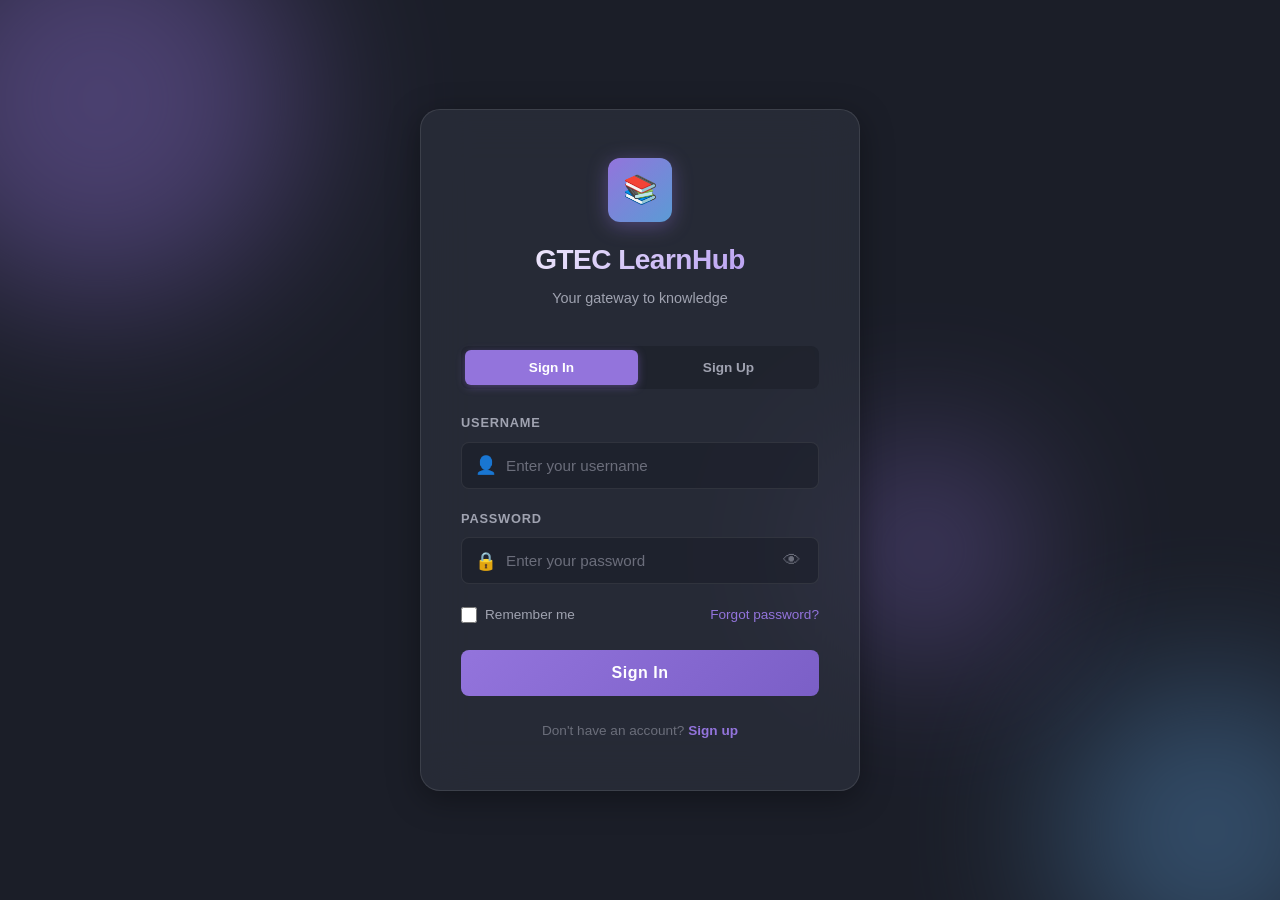
<file: index.html>
<!DOCTYPE html>
<html lang="en">
<head>
  <meta charset="UTF-8" />
  <meta name="viewport" content="width=device-width, initial-scale=1.0" />
  <meta name="description" content="GTEC E-Learning Portal — Login or Sign Up to access subject-wise notes, PDF viewer, and AI chatbot." />
  <title>GTEC LearnHub — Login</title>
  <link rel="stylesheet" href="styles.css" />
</head>
<body>
  <div class="login-page">
    <!-- Animated background -->
    <div class="login-bg">
      <div class="orb"></div>
      <div class="orb"></div>
      <div class="orb"></div>
    </div>

    <!-- Login Card -->
    <div class="login-card" id="loginCard">
      <div class="login-logo">
        <div class="logo-icon">📚</div>
        <h1>GTEC LearnHub</h1>
        <p>Your gateway to knowledge</p>
      </div>

      <!-- Tab Switcher -->
      <div class="auth-tabs" id="authTabs">
        <button class="auth-tab active" data-tab="login">Sign In</button>
        <button class="auth-tab" data-tab="signup">Sign Up</button>
      </div>

      <div class="login-error" id="loginError">
        Invalid username or password. Please try again.
      </div>
      <div class="login-error" id="signupError" style="display:none;">
        Error creating account.
      </div>
      <div class="login-error" id="signupSuccess" style="display:none; background:rgba(74,222,128,0.1); border-color:rgba(74,222,128,0.3); color:#4ADE80;">
        Account created! You can now sign in.
      </div>

      <!-- LOGIN FORM -->
      <form id="loginForm" autocomplete="off">
        <div class="form-group">
          <label for="username">Username</label>
          <div class="input-wrapper">
            <input type="text" id="username" placeholder="Enter your username" required />
            <span class="input-icon">👤</span>
          </div>
        </div>

        <div class="form-group">
          <label for="password">Password</label>
          <div class="input-wrapper">
            <input type="password" id="password" placeholder="Enter your password" required />
            <span class="input-icon">🔒</span>
            <button type="button" class="password-toggle" id="passwordToggle" aria-label="Toggle password visibility">👁</button>
          </div>
        </div>

        <div class="form-options">
          <label>
            <input type="checkbox" id="rememberMe" /> Remember me
          </label>
          <a href="#">Forgot password?</a>
        </div>

        <button type="submit" class="btn-login" id="btnLogin">Sign In</button>
      </form>

      <!-- SIGNUP FORM -->
      <form id="signupForm" autocomplete="off" style="display:none;">
        <div class="form-group">
          <label for="signupName">Full Name</label>
          <div class="input-wrapper">
            <input type="text" id="signupName" placeholder="Enter your full name" required pattern="^[A-Za-z\s]+$" title="Only alphabets and spaces are allowed" />
            <span class="input-icon">👤</span>
          </div>
        </div>

        <div class="form-group">
          <label for="signupUsername">Username</label>
          <div class="input-wrapper">
            <input type="text" id="signupUsername" placeholder="Choose a username" required />
            <span class="input-icon">✏️</span>
          </div>
        </div>

        <div class="form-group">
          <label for="signupEmail">Email</label>
          <div class="input-wrapper">
            <input type="email" id="signupEmail" placeholder="Enter your email" required pattern="[a-z0-9._%+\-]+@[a-z0-9.\-]+\.[a-z]{2,}$" title="Please enter a valid email address" />
            <span class="input-icon">📧</span>
          </div>
        </div>

        <div class="form-group">
          <label for="signupPassword">Password</label>
          <div class="input-wrapper">
            <input type="password" id="signupPassword" placeholder="Create a password (min 8 chars)" required minlength="8" />
            <span class="input-icon">🔒</span>
          </div>
        </div>

        <!-- Role selector -->
        <div class="form-group">
          <label for="signupRole">I am a</label>
          <select id="signupRole" class="form-select" required>
            <option value="">Select your role</option>
            <option value="Student">Student (School)</option>
            <option value="College Student">College Student</option>
            <option value="Teacher">Teacher / Faculty</option>
            <option value="Administrator">Administrator</option>
          </select>
        </div>

        <!-- College-specific fields (hidden by default) -->
        <div id="collegeFields" style="display:none;">
          <div class="form-group">
            <label for="collegeName">College / University Name</label>
            <div class="input-wrapper">
              <input type="text" id="collegeName" placeholder="e.g. Anna University" />
              <span class="input-icon">🏫</span>
            </div>
          </div>

          <div class="form-group">
            <label for="collegeDegree">Degree</label>
            <select id="collegeDegree" class="form-select">
              <option value="">Select your degree</option>
              <option value="B.E.">B.E. (Bachelor of Engineering)</option>
              <option value="B.Tech">B.Tech (Bachelor of Technology)</option>
              <option value="B.Sc">B.Sc (Bachelor of Science)</option>
              <option value="B.Com">B.Com (Bachelor of Commerce)</option>
              <option value="B.A.">B.A. (Bachelor of Arts)</option>
              <option value="B.C.A.">B.C.A. (Bachelor of Computer Applications)</option>
              <option value="M.E.">M.E. (Master of Engineering)</option>
              <option value="M.Tech">M.Tech (Master of Technology)</option>
              <option value="M.Sc">M.Sc (Master of Science)</option>
              <option value="M.B.A.">M.B.A. (Master of Business Administration)</option>
              <option value="M.C.A.">M.C.A. (Master of Computer Applications)</option>
              <option value="Ph.D.">Ph.D. (Doctor of Philosophy)</option>
              <option value="Diploma">Diploma</option>
              <option value="Other">Other</option>
            </select>
          </div>

          <div class="form-group">
            <label for="collegeBranch">Branch / Specialization</label>
            <select id="collegeBranch" class="form-select">
              <option value="">Select your branch</option>
              <option value="CSE">Computer Science & Engineering (CSE)</option>
              <option value="IT">Information Technology (IT)</option>
              <option value="ECE">Electronics & Communication (ECE)</option>
              <option value="EEE">Electrical & Electronics (EEE)</option>
              <option value="MECH">Mechanical Engineering</option>
              <option value="CIVIL">Civil Engineering</option>
              <option value="AI&DS">AI & Data Science</option>
              <option value="AI&ML">AI & Machine Learning</option>
              <option value="CSBS">CS & Business Systems</option>
              <option value="BME">Biomedical Engineering</option>
              <option value="Chemistry">Chemistry</option>
              <option value="Physics">Physics</option>
              <option value="Mathematics">Mathematics</option>
              <option value="Commerce">Commerce</option>
              <option value="Other">Other</option>
            </select>
          </div>

          <div class="form-row">
            <div class="form-group" style="flex:1;">
              <label for="collegeYear">Year</label>
              <select id="collegeYear" class="form-select">
                <option value="">Year</option>
                <option value="1">1st Year</option>
                <option value="2">2nd Year</option>
                <option value="3">3rd Year</option>
                <option value="4">4th Year</option>
                <option value="5">5th Year</option>
              </select>
            </div>
            <div class="form-group" style="flex:1;">
              <label for="collegeSemester">Semester</label>
              <select id="collegeSemester" class="form-select">
                <option value="">Semester</option>
                <option value="1">1st</option>
                <option value="2">2nd</option>
                <option value="3">3rd</option>
                <option value="4">4th</option>
                <option value="5">5th</option>
                <option value="6">6th</option>
                <option value="7">7th</option>
                <option value="8">8th</option>
              </select>
            </div>
          </div>
        </div>

        <button type="submit" class="btn-login" id="btnSignup">Create Account</button>
      </form>

      <div class="login-footer" id="loginFooter">
        Don't have an account? <a href="#" id="switchToSignup">Sign up</a>
      </div>
      <div class="login-footer" id="signupFooter" style="display:none;">
        Already have an account? <a href="#" id="switchToLogin">Sign in</a>
      </div>
    </div>
  </div>

  <script>
    // ─── IndexedDB Setup ───
    const DB_NAME = 'GTECLearnHub';
    const DB_VERSION = 1;
    const STORE_NAME = 'users';

    function openDB() {
      return new Promise((resolve, reject) => {
        const request = indexedDB.open(DB_NAME, DB_VERSION);
        request.onerror = () => reject(request.error);
        request.onsuccess = () => resolve(request.result);
        request.onupgradeneeded = (e) => {
          const db = e.target.result;
          if (!db.objectStoreNames.contains(STORE_NAME)) {
            const store = db.createObjectStore(STORE_NAME, { keyPath: 'username' });
            store.createIndex('email', 'email', { unique: true });
          }
        };
      });
    }

    async function getUser(username) {
      const db = await openDB();
      return new Promise((resolve, reject) => {
        const tx = db.transaction(STORE_NAME, 'readonly');
        const store = tx.objectStore(STORE_NAME);
        const req = store.get(username);
        req.onsuccess = () => resolve(req.result || null);
        req.onerror = () => reject(req.error);
      });
    }

    async function addUser(userData) {
      const db = await openDB();
      return new Promise((resolve, reject) => {
        const tx = db.transaction(STORE_NAME, 'readwrite');
        const store = tx.objectStore(STORE_NAME);
        const req = store.add(userData);
        req.onsuccess = () => resolve(true);
        req.onerror = () => reject(req.error);
      });
    }

    async function initDefaultUsers() {
      const db = await openDB();
      const tx = db.transaction(STORE_NAME, 'readwrite');
      const store = tx.objectStore(STORE_NAME);

      const countReq = store.count();
      countReq.onsuccess = async () => {
        if (countReq.result === 0) {
          store.add({ username: 'admin', password: 'admin', name: 'Admin User', role: 'Administrator', email: 'admin@gtec.edu' });
          store.add({ username: 'student', password: 'student', name: 'Student User', role: 'Student', email: 'student@gtec.edu' });
        }
      };
    }

    // ─── DOM ───
    const loginForm = document.getElementById('loginForm');
    const signupForm = document.getElementById('signupForm');
    const loginError = document.getElementById('loginError');
    const signupError = document.getElementById('signupError');
    const signupSuccess = document.getElementById('signupSuccess');
    const passwordToggle = document.getElementById('passwordToggle');
    const passwordInput = document.getElementById('password');
    const authTabs = document.getElementById('authTabs');
    const collegeFields = document.getElementById('collegeFields');
    const signupRole = document.getElementById('signupRole');

    // Check if already logged in
    if (localStorage.getItem('gtec_auth')) {
      window.location.href = 'dashboard.html';
    }

    // Init DB
    initDefaultUsers();

    // ─── Tab Switching ───
    function showTab(tab) {
      loginError.classList.remove('show');
      signupError.style.display = 'none';
      signupSuccess.style.display = 'none';

      authTabs.querySelectorAll('.auth-tab').forEach(t => t.classList.remove('active'));
      authTabs.querySelector(`[data-tab="${tab}"]`).classList.add('active');

      if (tab === 'login') {
        loginForm.style.display = '';
        signupForm.style.display = 'none';
        document.getElementById('loginFooter').style.display = '';
        document.getElementById('signupFooter').style.display = 'none';
      } else {
        loginForm.style.display = 'none';
        signupForm.style.display = '';
        document.getElementById('loginFooter').style.display = 'none';
        document.getElementById('signupFooter').style.display = '';
      }
    }

    authTabs.querySelectorAll('.auth-tab').forEach(tab => {
      tab.addEventListener('click', () => showTab(tab.dataset.tab));
    });

    document.getElementById('switchToSignup').addEventListener('click', (e) => { e.preventDefault(); showTab('signup'); });
    document.getElementById('switchToLogin').addEventListener('click', (e) => { e.preventDefault(); showTab('login'); });

    // ─── Show/hide college fields ───
    signupRole.addEventListener('change', () => {
      collegeFields.style.display = signupRole.value === 'College Student' ? '' : 'none';
    });

    // ─── Password toggle ───
    passwordToggle.addEventListener('click', () => {
      const isPassword = passwordInput.type === 'password';
      passwordInput.type = isPassword ? 'text' : 'password';
      passwordToggle.textContent = isPassword ? '🙈' : '👁';
    });

    // ─── Login ───
    loginForm.addEventListener('submit', async (e) => {
      e.preventDefault();
      const username = document.getElementById('username').value.trim();
      const password = document.getElementById('password').value;

      try {
        const user = await getUser(username);
        if (user && user.password === password) {
          loginError.classList.remove('show');
          const authData = {
            username: user.username,
            name: user.name,
            role: user.role,
            email: user.email || '',
            college: user.college || '',
            degree: user.degree || '',
            branch: user.branch || '',
            year: user.year || '',
            semester: user.semester || '',
            loginTime: new Date().toISOString()
          };
          localStorage.setItem('gtec_auth', JSON.stringify(authData));

          const btn = document.getElementById('btnLogin');
          btn.textContent = '✓ Success!';
          btn.style.background = 'linear-gradient(135deg, #4ADE80, #22C55E)';
          setTimeout(() => { window.location.href = 'dashboard.html'; }, 600);
        } else {
          loginError.textContent = 'Invalid username or password. Please try again.';
          loginError.classList.add('show');
        }
      } catch (err) {
        loginError.textContent = 'Error connecting to database.';
        loginError.classList.add('show');
      }
    });

    // ─── Signup ───
    signupForm.addEventListener('submit', async (e) => {
      e.preventDefault();
      signupError.style.display = 'none';
      signupSuccess.style.display = 'none';

      const name = document.getElementById('signupName').value.trim();
      const username = document.getElementById('signupUsername').value.trim();
      const email = document.getElementById('signupEmail').value.trim();
      const password = document.getElementById('signupPassword').value;
      const role = signupRole.value;

      if (!name || !username || !email || !password || !role) {
        signupError.textContent = 'Please fill in all required fields.';
        signupError.style.display = 'block';
        return;
      }

      const userData = { username, password, name, email, role };

      if (role === 'College Student') {
        userData.college = document.getElementById('collegeName').value.trim();
        userData.degree = document.getElementById('collegeDegree').value;
        userData.branch = document.getElementById('collegeBranch').value;
        userData.year = document.getElementById('collegeYear').value;
        userData.semester = document.getElementById('collegeSemester').value;
      }

      try {
        const existing = await getUser(username);
        if (existing) {
          signupError.textContent = 'Username already taken. Choose a different one.';
          signupError.style.display = 'block';
          return;
        }

        await addUser(userData);
        signupSuccess.textContent = '✓ Account created successfully! You can now sign in.';
        signupSuccess.style.display = 'block';
        signupForm.reset();
        collegeFields.style.display = 'none';

        setTimeout(() => showTab('login'), 1500);
      } catch (err) {
        signupError.textContent = 'Error creating account. Username or email may already be taken.';
        signupError.style.display = 'block';
      }
    });
  </script>
</body>
</html>
</file>
<file: styles.css>
/* ===== E-Learning Dashboard — Design System ===== */

/* --- CSS Variables --- */
:root {
  --bg-dark: #2D323E;
  --bg-base: #1B1E28;
  --accent-purple: #9374DC;
  --accent-purple-hover: #a98aef;
  --accent-purple-dim: rgba(147, 116, 220, 0.15);
  --highlight-blue: #5B9BD5;
  --highlight-blue-dim: rgba(91, 155, 213, 0.15);
  --text-white: #FFFFFF;
  --text-muted: #A0A3B1;
  --text-dim: #6B6E7B;
  --border-color: rgba(255, 255, 255, 0.08);
  --border-light: rgba(255, 255, 255, 0.12);
  --glass-bg: rgba(45, 50, 62, 0.65);
  --glass-border: rgba(255, 255, 255, 0.1);
  --glass-shadow: 0 8px 32px rgba(0, 0, 0, 0.35);
  --card-bg: rgba(27, 30, 40, 0.8);
  --card-hover-bg: rgba(45, 50, 62, 0.9);
  --success: #4ADE80;
  --danger: #F87171;
  --warning: #FBBF24;
  --sidebar-width: 260px;
  --header-height: 70px;
  --chat-width: 380px;
  --radius-sm: 8px;
  --radius-md: 12px;
  --radius-lg: 16px;
  --radius-xl: 20px;
  --transition-fast: 0.2s ease;
  --transition-med: 0.35s ease;
  --transition-slow: 0.5s ease;
}

/* --- Reset & Base --- */
*, *::before, *::after {
  margin: 0;
  padding: 0;
  box-sizing: border-box;
}

html {
  font-size: 16px;
  scroll-behavior: smooth;
}

body {
  font-family: 'Helvetica Neue', Helvetica, Arial, sans-serif;
  background-color: var(--bg-base);
  color: var(--text-white);
  line-height: 1.6;
  overflow-x: hidden;
  min-height: 100vh;
}

a {
  color: var(--accent-purple);
  text-decoration: none;
  transition: color var(--transition-fast);
}
a:hover { color: var(--accent-purple-hover); }

button {
  font-family: inherit;
  cursor: pointer;
  border: none;
  outline: none;
  transition: all var(--transition-fast);
}

input, textarea, select {
  font-family: inherit;
  outline: none;
  border: none;
}

img { max-width: 100%; display: block; }

::-webkit-scrollbar { width: 6px; height: 6px; }
::-webkit-scrollbar-track { background: transparent; }
::-webkit-scrollbar-thumb { 
  background: rgba(147, 116, 220, 0.3); 
  border-radius: 10px; 
}
::-webkit-scrollbar-thumb:hover { background: rgba(147, 116, 220, 0.5); }

/* Lucide icon sizes */
[data-lucide] {
  width: 18px;
  height: 18px;
  stroke-width: 2;
}

.icon-xs [data-lucide], i.icon-xs {
  width: 14px;
  height: 14px;
}

.icon-sm [data-lucide], i.icon-sm {
  width: 20px;
  height: 20px;
}

.nav-icon [data-lucide] {
  width: 18px;
  height: 18px;
}

.stat-icon [data-lucide] {
  width: 22px;
  height: 22px;
}

.brand-icon [data-lucide] {
  width: 20px;
  height: 20px;
  color: var(--text-white);
}

/* Sidebar logout icon */
.sidebar-logout-icon {
  color: var(--text-dim);
  cursor: pointer;
  display: flex;
  align-items: center;
  transition: color var(--transition-fast);
}
.sidebar-logout-icon:hover {
  color: var(--danger);
}
.sidebar-logout-icon [data-lucide] {
  width: 16px;
  height: 16px;
}

/* Priority filter dots */
.dot-red, .dot-yellow, .dot-green {
  display: inline-block;
  width: 8px;
  height: 8px;
  border-radius: 50%;
  margin-right: 4px;
}
.dot-red { background: var(--danger); }
.dot-yellow { background: var(--warning); }
.dot-green { background: var(--success); }

/* Notification wrapper */
.notif-wrapper {
  position: relative;
}


/* ===== LOGIN PAGE ===== */

.login-page {
  display: flex;
  align-items: center;
  justify-content: center;
  min-height: 100vh;
  background: var(--bg-base);
  position: relative;
  overflow: hidden;
}

/* Animated background orbs */
.login-bg {
  position: absolute;
  inset: 0;
  pointer-events: none;
  overflow: hidden;
}

.login-bg .orb {
  position: absolute;
  border-radius: 50%;
  filter: blur(80px);
  opacity: 0.4;
  animation: orbFloat 8s ease-in-out infinite;
}

.login-bg .orb:nth-child(1) {
  width: 400px; height: 400px;
  background: var(--accent-purple);
  top: -100px; left: -100px;
  animation-delay: 0s;
}

.login-bg .orb:nth-child(2) {
  width: 300px; height: 300px;
  background: var(--highlight-blue);
  bottom: -80px; right: -80px;
  animation-delay: 2s;
}

.login-bg .orb:nth-child(3) {
  width: 200px; height: 200px;
  background: var(--accent-purple);
  top: 50%; right: 20%;
  animation-delay: 4s;
}

@keyframes orbFloat {
  0%, 100% { transform: translate(0, 0) scale(1); }
  33% { transform: translate(30px, -30px) scale(1.05); }
  66% { transform: translate(-20px, 20px) scale(0.95); }
}

/* Login card */
.login-card {
  position: relative;
  z-index: 2;
  width: 100%;
  max-width: 440px;
  padding: 48px 40px;
  background: var(--glass-bg);
  backdrop-filter: blur(24px);
  -webkit-backdrop-filter: blur(24px);
  border: 1px solid var(--glass-border);
  border-radius: var(--radius-xl);
  box-shadow: var(--glass-shadow);
  animation: cardSlideUp 0.6s ease-out;
}

@keyframes cardSlideUp {
  from { opacity: 0; transform: translateY(40px); }
  to { opacity: 1; transform: translateY(0); }
}

.login-logo {
  text-align: center;
  margin-bottom: 36px;
}

.login-logo .logo-icon {
  width: 64px; height: 64px;
  margin: 0 auto 16px;
  background: linear-gradient(135deg, var(--accent-purple), var(--highlight-blue));
  border-radius: var(--radius-md);
  display: flex;
  align-items: center;
  justify-content: center;
  font-size: 28px;
  box-shadow: 0 4px 20px rgba(147, 116, 220, 0.4);
}

.login-logo h1 {
  font-size: 1.75rem;
  font-weight: 700;
  letter-spacing: -0.5px;
  background: linear-gradient(135deg, var(--text-white), var(--accent-purple-hover));
  -webkit-background-clip: text;
  -webkit-text-fill-color: transparent;
  background-clip: text;
}

.login-logo p {
  color: var(--text-muted);
  font-size: 0.9rem;
  margin-top: 4px;
}

/* Form fields */
.form-group {
  margin-bottom: 20px;
  position: relative;
}

.form-group label {
  display: block;
  font-size: 0.8rem;
  font-weight: 600;
  color: var(--text-muted);
  text-transform: uppercase;
  letter-spacing: 0.8px;
  margin-bottom: 8px;
}

.form-group .input-wrapper {
  position: relative;
  display: flex;
  align-items: center;
}

.form-group .input-icon {
  position: absolute;
  left: 14px;
  font-size: 1.1rem;
  color: var(--text-dim);
  transition: color var(--transition-fast);
  pointer-events: none;
}

.form-group input {
  width: 100%;
  padding: 14px 16px 14px 44px;
  background: rgba(27, 30, 40, 0.6);
  border: 1px solid var(--border-color);
  border-radius: var(--radius-sm);
  color: var(--text-white);
  font-size: 0.95rem;
  transition: all var(--transition-fast);
}

.form-group input::placeholder {
  color: var(--text-dim);
}

.form-group input:focus {
  border-color: var(--accent-purple);
  box-shadow: 0 0 0 3px var(--accent-purple-dim);
}

.form-group input:focus ~ .input-icon,
.form-group input:focus + .input-icon {
  color: var(--accent-purple);
}

.form-group .password-toggle {
  position: absolute;
  right: 14px;
  background: none;
  color: var(--text-dim);
  font-size: 1.1rem;
  padding: 4px;
  cursor: pointer;
}
.form-group .password-toggle:hover {
  color: var(--text-muted);
}

.form-options {
  display: flex;
  justify-content: space-between;
  align-items: center;
  margin-bottom: 24px;
  font-size: 0.85rem;
}

.form-options label {
  display: flex;
  align-items: center;
  gap: 8px;
  color: var(--text-muted);
  cursor: pointer;
}

.form-options input[type="checkbox"] {
  width: 16px; height: 16px;
  accent-color: var(--accent-purple);
}

.btn-login {
  width: 100%;
  padding: 14px;
  background: linear-gradient(135deg, var(--accent-purple), #7B5FC7);
  color: var(--text-white);
  font-size: 1rem;
  font-weight: 600;
  border-radius: var(--radius-sm);
  letter-spacing: 0.5px;
  position: relative;
  overflow: hidden;
}

.btn-login::before {
  content: '';
  position: absolute;
  inset: 0;
  background: linear-gradient(135deg, transparent, rgba(255,255,255,0.15));
  opacity: 0;
  transition: opacity var(--transition-fast);
}

.btn-login:hover::before { opacity: 1; }
.btn-login:hover {
  transform: translateY(-2px);
  box-shadow: 0 6px 24px rgba(147, 116, 220, 0.4);
}

.btn-login:active {
  transform: translateY(0);
}

.login-error {
  display: none;
  margin-bottom: 16px;
  padding: 12px 16px;
  background: rgba(248, 113, 113, 0.1);
  border: 1px solid rgba(248, 113, 113, 0.3);
  border-radius: var(--radius-sm);
  color: var(--danger);
  font-size: 0.85rem;
  text-align: center;
  animation: shakeX 0.4s ease;
}

.login-error.show { display: block; }

@keyframes shakeX {
  0%, 100% { transform: translateX(0); }
  25% { transform: translateX(-6px); }
  75% { transform: translateX(6px); }
}

.login-footer {
  text-align: center;
  margin-top: 24px;
  font-size: 0.85rem;
  color: var(--text-dim);
}
.login-footer a {
  color: var(--accent-purple);
  font-weight: 600;
}

/* Auth Tabs */
.auth-tabs {
  display: flex;
  gap: 4px;
  background: rgba(27, 30, 40, 0.6);
  border-radius: var(--radius-sm);
  padding: 4px;
  margin-bottom: 24px;
}

.auth-tab {
  flex: 1;
  padding: 10px;
  background: none;
  color: var(--text-muted);
  font-size: 0.85rem;
  font-weight: 600;
  border-radius: 6px;
  transition: all var(--transition-fast);
}

.auth-tab.active {
  background: var(--accent-purple);
  color: var(--text-white);
  box-shadow: 0 2px 8px rgba(147, 116, 220, 0.4);
}

.auth-tab:hover:not(.active) {
  color: var(--text-white);
  background: rgba(255,255,255,0.06);
}

/* Form select (signup) */
.form-select {
  width: 100%;
  padding: 14px 16px 14px 16px;
  background: rgba(27, 30, 40, 0.6);
  border: 1px solid var(--border-color);
  border-radius: var(--radius-sm);
  color: var(--text-white);
  font-size: 0.95rem;
  font-family: inherit;
  appearance: none;
  background-image: url("data:image/svg+xml,%3Csvg width='12' height='8' xmlns='http://www.w3.org/2000/svg'%3E%3Cpath d='M1 1l5 5 5-5' stroke='%236B6E7B' stroke-width='1.5' fill='none'/%3E%3C/svg%3E");
  background-repeat: no-repeat;
  background-position: right 14px center;
  cursor: pointer;
  transition: border-color var(--transition-fast);
}

.form-select:focus {
  border-color: var(--accent-purple);
  box-shadow: 0 0 0 3px var(--accent-purple-dim);
  outline: none;
}

.form-select option {
  background: var(--bg-base);
  color: var(--text-white);
}

/* Form row for side-by-side fields */
.form-row {
  display: flex;
  gap: 12px;
}

.login-card {
  max-height: 90vh;
  overflow-y: auto;
}


/* ===== DASHBOARD LAYOUT ===== */

.dashboard-page {
  display: flex;
  min-height: 100vh;
  background: var(--bg-base);
}

/* --- Sidebar --- */
.sidebar {
  width: var(--sidebar-width);
  min-height: 100vh;
  background: var(--bg-dark);
  border-right: 1px solid var(--border-color);
  display: flex;
  flex-direction: column;
  position: fixed;
  left: 0;
  top: 0;
  bottom: 0;
  z-index: 100;
  transition: transform var(--transition-med);
}

.sidebar-header {
  padding: 24px 20px;
  border-bottom: 1px solid var(--border-color);
}

.sidebar-brand {
  display: flex;
  align-items: center;
  gap: 12px;
}

.sidebar-brand .brand-icon {
  width: 42px; height: 42px;
  background: linear-gradient(135deg, var(--accent-purple), var(--highlight-blue));
  border-radius: var(--radius-sm);
  display: flex;
  align-items: center;
  justify-content: center;
  font-size: 20px;
  flex-shrink: 0;
}

.sidebar-brand h2 {
  font-size: 1.15rem;
  font-weight: 700;
  letter-spacing: -0.3px;
}

.sidebar-brand span {
  display: block;
  font-size: 0.72rem;
  color: var(--text-dim);
  text-transform: uppercase;
  letter-spacing: 1.2px;
  margin-top: 2px;
}

/* Sidebar nav */
.sidebar-nav {
  flex: 1;
  padding: 16px 12px;
  overflow-y: auto;
}

.nav-section-title {
  font-size: 0.7rem;
  font-weight: 700;
  text-transform: uppercase;
  letter-spacing: 1.5px;
  color: var(--text-dim);
  padding: 8px 12px 8px;
  margin-top: 8px;
}

.nav-item {
  display: flex;
  align-items: center;
  gap: 12px;
  padding: 11px 14px;
  border-radius: var(--radius-sm);
  color: var(--text-muted);
  font-size: 0.9rem;
  font-weight: 500;
  cursor: pointer;
  transition: all var(--transition-fast);
  margin-bottom: 2px;
  position: relative;
}

.nav-item:hover {
  background: var(--accent-purple-dim);
  color: var(--text-white);
}

.nav-item.active {
  background: var(--accent-purple-dim);
  color: var(--accent-purple);
  font-weight: 600;
}

.nav-item.active::before {
  content: '';
  position: absolute;
  left: 0;
  top: 8px; bottom: 8px;
  width: 3px;
  background: var(--accent-purple);
  border-radius: 0 4px 4px 0;
}

.nav-item .nav-icon {
  font-size: 1.2rem;
  width: 24px;
  text-align: center;
  flex-shrink: 0;
}

.nav-item .nav-badge {
  margin-left: auto;
  background: var(--accent-purple);
  color: var(--text-white);
  font-size: 0.7rem;
  font-weight: 700;
  padding: 2px 8px;
  border-radius: 20px;
  min-width: 22px;
  text-align: center;
}

/* Sidebar footer */
.sidebar-footer {
  padding: 16px 12px;
  border-top: 1px solid var(--border-color);
}

.sidebar-user {
  display: flex;
  align-items: center;
  gap: 12px;
  padding: 10px 14px;
  border-radius: var(--radius-sm);
  cursor: pointer;
  transition: background var(--transition-fast);
}
.sidebar-user:hover { background: rgba(255,255,255,0.05); }

.sidebar-user .user-avatar {
  width: 36px; height: 36px;
  background: linear-gradient(135deg, var(--accent-purple), var(--highlight-blue));
  border-radius: 50%;
  display: flex;
  align-items: center;
  justify-content: center;
  font-weight: 700;
  font-size: 0.85rem;
  flex-shrink: 0;
}

.sidebar-user .user-info {
  flex: 1;
  min-width: 0;
}

.sidebar-user .user-info .name {
  font-size: 0.85rem;
  font-weight: 600;
  white-space: nowrap;
  overflow: hidden;
  text-overflow: ellipsis;
}

.sidebar-user .user-info .role {
  font-size: 0.72rem;
  color: var(--text-dim);
}

/* --- Main Content --- */
.main-content {
  flex: 1;
  margin-left: var(--sidebar-width);
  display: flex;
  flex-direction: column;
}

/* Header */
.header {
  height: var(--header-height);
  background: rgba(45, 50, 62, 0.5);
  backdrop-filter: blur(12px);
  -webkit-backdrop-filter: blur(12px);
  border-bottom: 1px solid var(--border-color);
  display: flex;
  align-items: center;
  justify-content: space-between;
  padding: 0 32px;
  position: sticky;
  top: 0;
  z-index: 90;
}

.header-left {
  display: flex;
  align-items: center;
  gap: 16px;
}

.menu-toggle {
  display: none;
  background: none;
  color: var(--text-white);
  font-size: 1.4rem;
  padding: 8px;
  border-radius: var(--radius-sm);
}
.menu-toggle:hover { background: rgba(255,255,255,0.1); }

.header-title h2 {
  font-size: 1.25rem;
  font-weight: 700;
}
.header-title p {
  font-size: 0.8rem;
  color: var(--text-dim);
}

.header-right {
  display: flex;
  align-items: center;
  gap: 12px;
}

.search-box {
  display: flex;
  align-items: center;
  gap: 8px;
  background: rgba(27, 30, 40, 0.6);
  border: 1px solid var(--border-color);
  border-radius: var(--radius-sm);
  padding: 8px 14px;
  min-width: 240px;
  transition: border-color var(--transition-fast);
}
.search-box:focus-within {
  border-color: var(--accent-purple);
}
.search-box .search-icon {
  color: var(--text-dim);
  font-size: 0.95rem;
}
.search-box input {
  background: none;
  color: var(--text-white);
  font-size: 0.85rem;
  width: 100%;
}
.search-box input::placeholder { color: var(--text-dim); }

.header-btn {
  width: 40px; height: 40px;
  border-radius: var(--radius-sm);
  background: rgba(27, 30, 40, 0.6);
  border: 1px solid var(--border-color);
  color: var(--text-muted);
  display: flex;
  align-items: center;
  justify-content: center;
  font-size: 1.1rem;
  position: relative;
}
.header-btn:hover {
  background: var(--accent-purple-dim);
  color: var(--accent-purple);
  border-color: rgba(147, 116, 220, 0.3);
}

.header-btn .notif-dot {
  position: absolute;
  top: 8px; right: 8px;
  width: 8px; height: 8px;
  background: var(--danger);
  border-radius: 50%;
  border: 2px solid var(--bg-dark);
}

/* --- Dashboard Content Area --- */
.content-area {
  flex: 1;
  padding: 28px 32px;
  overflow-y: auto;
}

/* Stats row */
.stats-row {
  display: grid;
  grid-template-columns: repeat(auto-fit, minmax(200px, 1fr));
  gap: 16px;
  margin-bottom: 28px;
}

.stat-card {
  background: var(--card-bg);
  border: 1px solid var(--border-color);
  border-radius: var(--radius-md);
  padding: 20px;
  display: flex;
  align-items: center;
  gap: 16px;
  transition: all var(--transition-fast);
}
.stat-card:hover {
  border-color: var(--accent-purple);
  transform: translateY(-2px);
  box-shadow: 0 4px 16px rgba(0,0,0,0.2);
}

.stat-card .stat-icon {
  width: 48px; height: 48px;
  border-radius: var(--radius-sm);
  display: flex;
  align-items: center;
  justify-content: center;
  font-size: 1.3rem;
  flex-shrink: 0;
}

.stat-card .stat-icon.purple { background: var(--accent-purple-dim); color: var(--accent-purple); }
.stat-card .stat-icon.blue { background: var(--highlight-blue-dim); color: var(--highlight-blue); }
.stat-card .stat-icon.green { background: rgba(74, 222, 128, 0.15); color: var(--success); }
.stat-card .stat-icon.orange { background: rgba(251, 191, 36, 0.15); color: var(--warning); }

.stat-card .stat-info .stat-value {
  font-size: 1.5rem;
  font-weight: 700;
  line-height: 1;
}
.stat-card .stat-info .stat-label {
  font-size: 0.78rem;
  color: var(--text-dim);
  margin-top: 4px;
}

/* Section header */
.section-header {
  display: flex;
  align-items: center;
  justify-content: space-between;
  margin-bottom: 20px;
}

.section-header h3 {
  font-size: 1.1rem;
  font-weight: 700;
}

.section-header .view-all {
  font-size: 0.82rem;
  color: var(--accent-purple);
  font-weight: 600;
  cursor: pointer;
}

/* Subject Cards Grid */
.subjects-grid {
  display: grid;
  grid-template-columns: repeat(auto-fill, minmax(240px, 1fr));
  gap: 16px;
  margin-bottom: 32px;
}

.subject-card {
  background: var(--card-bg);
  border: 1px solid var(--border-color);
  border-radius: var(--radius-md);
  padding: 24px;
  cursor: pointer;
  transition: all var(--transition-med);
  position: relative;
  overflow: hidden;
}

.subject-card::before {
  content: '';
  position: absolute;
  top: 0; left: 0; right: 0;
  height: 3px;
  background: linear-gradient(90deg, var(--accent-purple), var(--highlight-blue));
  opacity: 0;
  transition: opacity var(--transition-fast);
}

.subject-card:hover {
  border-color: rgba(147, 116, 220, 0.4);
  transform: translateY(-4px);
  box-shadow: 0 8px 32px rgba(0,0,0,0.25);
}
.subject-card:hover::before { opacity: 1; }

.subject-card .card-icon {
  width: 52px; height: 52px;
  border-radius: var(--radius-sm);
  display: flex;
  align-items: center;
  justify-content: center;
  font-size: 1.5rem;
  margin-bottom: 16px;
}

.subject-card .card-icon.math { background: rgba(147, 116, 220, 0.15); }
.subject-card .card-icon.science { background: rgba(74, 222, 128, 0.15); }
.subject-card .card-icon.english { background: rgba(91, 155, 213, 0.15); }
.subject-card .card-icon.history { background: rgba(251, 191, 36, 0.15); }
.subject-card .card-icon.cs { background: rgba(248, 113, 113, 0.15); }
.subject-card .card-icon.physics { background: rgba(56, 189, 248, 0.15); }

.subject-card h4 {
  font-size: 1rem;
  font-weight: 700;
  margin-bottom: 4px;
}

.subject-card .card-meta {
  font-size: 0.8rem;
  color: var(--text-dim);
  margin-bottom: 16px;
}

.subject-card .card-footer {
  display: flex;
  align-items: center;
  justify-content: space-between;
}

.subject-card .note-count {
  font-size: 0.78rem;
  color: var(--text-muted);
  display: flex;
  align-items: center;
  gap: 6px;
}

.subject-card .card-action {
  width: 32px; height: 32px;
  border-radius: 50%;
  background: var(--accent-purple-dim);
  color: var(--accent-purple);
  display: flex;
  align-items: center;
  justify-content: center;
  font-size: 0.9rem;
  transition: all var(--transition-fast);
}
.subject-card:hover .card-action {
  background: var(--accent-purple);
  color: var(--text-white);
}

/* Notes List */
.notes-section {
  background: var(--card-bg);
  border: 1px solid var(--border-color);
  border-radius: var(--radius-md);
  overflow: hidden;
  margin-bottom: 28px;
}

.notes-section-header {
  padding: 20px 24px;
  display: flex;
  align-items: center;
  justify-content: space-between;
  border-bottom: 1px solid var(--border-color);
}

.notes-section-header h3 {
  font-size: 1.05rem;
  font-weight: 700;
  display: flex;
  align-items: center;
  gap: 10px;
}

.notes-section-header .back-btn {
  background: rgba(255,255,255,0.08);
  color: var(--text-muted);
  padding: 6px 14px;
  border-radius: var(--radius-sm);
  font-size: 0.82rem;
  font-weight: 600;
  cursor: pointer;
}
.notes-section-header .back-btn:hover {
  background: var(--accent-purple-dim);
  color: var(--accent-purple);
}

.btn-upload {
  display: inline-flex;
  align-items: center;
  gap: 8px;
  background: linear-gradient(135deg, var(--accent-purple), #7B5FC7);
  color: var(--text-white);
  padding: 10px 20px;
  border-radius: var(--radius-sm);
  font-size: 0.85rem;
  font-weight: 600;
}
.btn-upload:hover {
  transform: translateY(-1px);
  box-shadow: 0 4px 16px rgba(147, 116, 220, 0.4);
}

.notes-list {
  list-style: none;
}

.note-item {
  display: flex;
  align-items: center;
  gap: 16px;
  padding: 16px 24px;
  border-bottom: 1px solid var(--border-color);
  cursor: pointer;
  transition: background var(--transition-fast);
}
.note-item:last-child { border-bottom: none; }
.note-item:hover { background: rgba(255,255,255,0.03); }

.note-item .file-icon {
  width: 44px; height: 44px;
  border-radius: var(--radius-sm);
  background: rgba(248, 113, 113, 0.12);
  color: #F87171;
  display: flex;
  align-items: center;
  justify-content: center;
  font-size: 1.2rem;
  flex-shrink: 0;
}

.note-item .note-info {
  flex: 1;
  min-width: 0;
}

.note-item .note-name {
  font-size: 0.9rem;
  font-weight: 600;
  white-space: nowrap;
  overflow: hidden;
  text-overflow: ellipsis;
}

.note-item .note-meta {
  font-size: 0.75rem;
  color: var(--text-dim);
  margin-top: 2px;
}

.note-item .note-actions {
  display: flex;
  gap: 8px;
  flex-shrink: 0;
}

.note-item .note-actions button {
  width: 34px; height: 34px;
  border-radius: var(--radius-sm);
  background: rgba(255,255,255,0.06);
  color: var(--text-muted);
  display: flex;
  align-items: center;
  justify-content: center;
  font-size: 0.9rem;
}
.note-item .note-actions button:hover {
  background: var(--accent-purple-dim);
  color: var(--accent-purple);
}

.note-item .note-actions .delete-btn:hover {
  background: rgba(248, 113, 113, 0.15);
  color: var(--danger);
}

.notes-empty {
  padding: 60px 24px;
  text-align: center;
  color: var(--text-dim);
}

.notes-empty .empty-icon {
  font-size: 3rem;
  margin-bottom: 16px;
  opacity: 0.4;
}

.notes-empty p {
  font-size: 0.9rem;
  margin-bottom: 20px;
}

/* Upload Modal */
.modal-overlay {
  position: fixed;
  inset: 0;
  background: rgba(0,0,0,0.6);
  backdrop-filter: blur(6px);
  display: flex;
  align-items: center;
  justify-content: center;
  z-index: 1000;
  opacity: 0;
  pointer-events: none;
  transition: opacity var(--transition-fast);
}

.modal-overlay.active {
  opacity: 1;
  pointer-events: all;
}

.modal {
  background: var(--bg-dark);
  border: 1px solid var(--border-color);
  border-radius: var(--radius-lg);
  width: 95%;
  max-width: 520px;
  padding: 32px;
  transform: scale(0.9) translateY(20px);
  transition: transform var(--transition-med);
}

.modal-overlay.active .modal {
  transform: scale(1) translateY(0);
}

.modal-header {
  display: flex;
  align-items: center;
  justify-content: space-between;
  margin-bottom: 24px;
}

.modal-header h3 {
  font-size: 1.15rem;
  font-weight: 700;
}

.modal-close {
  width: 36px; height: 36px;
  border-radius: 50%;
  background: rgba(255,255,255,0.08);
  color: var(--text-muted);
  display: flex;
  align-items: center;
  justify-content: center;
  font-size: 1rem;
}
.modal-close:hover {
  background: rgba(248, 113, 113, 0.15);
  color: var(--danger);
}

.upload-zone {
  border: 2px dashed var(--border-light);
  border-radius: var(--radius-md);
  padding: 40px 20px;
  text-align: center;
  cursor: pointer;
  transition: all var(--transition-fast);
  margin-bottom: 20px;
}

.upload-zone:hover,
.upload-zone.drag-over {
  border-color: var(--accent-purple);
  background: var(--accent-purple-dim);
}

.upload-zone .upload-icon {
  font-size: 2.5rem;
  margin-bottom: 12px;
  color: var(--accent-purple);
}

.upload-zone .upload-text {
  font-size: 0.9rem;
  color: var(--text-muted);
  margin-bottom: 4px;
}

.upload-zone .upload-hint {
  font-size: 0.78rem;
  color: var(--text-dim);
}

.upload-file-info {
  display: none;
  align-items: center;
  gap: 12px;
  padding: 12px 16px;
  background: rgba(74, 222, 128, 0.08);
  border: 1px solid rgba(74, 222, 128, 0.2);
  border-radius: var(--radius-sm);
  margin-bottom: 20px;
}

.upload-file-info.show {
  display: flex;
}

.upload-file-info .file-name {
  flex: 1;
  font-size: 0.85rem;
  font-weight: 600;
  color: var(--success);
}

.upload-file-info .file-remove {
  background: none;
  color: var(--text-dim);
  font-size: 1rem;
  cursor: pointer;
}

.modal-form .form-group select {
  width: 100%;
  padding: 12px 14px;
  background: rgba(27, 30, 40, 0.6);
  border: 1px solid var(--border-color);
  border-radius: var(--radius-sm);
  color: var(--text-white);
  font-size: 0.9rem;
  appearance: none;
  background-image: url("data:image/svg+xml,%3Csvg width='12' height='8' xmlns='http://www.w3.org/2000/svg'%3E%3Cpath d='M1 1l5 5 5-5' stroke='%236B6E7B' stroke-width='1.5' fill='none'/%3E%3C/svg%3E");
  background-repeat: no-repeat;
  background-position: right 14px center;
  cursor: pointer;
}

.modal-form .form-group select:focus {
  border-color: var(--accent-purple);
}

.modal-form .form-group select option {
  background: var(--bg-base);
  color: var(--text-white);
}

.modal-actions {
  display: flex;
  gap: 12px;
  margin-top: 24px;
}

.modal-actions .btn-cancel {
  flex: 1;
  padding: 12px;
  background: rgba(255,255,255,0.08);
  color: var(--text-muted);
  font-size: 0.9rem;
  font-weight: 600;
  border-radius: var(--radius-sm);
}
.modal-actions .btn-cancel:hover { background: rgba(255,255,255,0.12); }

.modal-actions .btn-submit {
  flex: 1;
  padding: 12px;
  background: linear-gradient(135deg, var(--accent-purple), #7B5FC7);
  color: var(--text-white);
  font-size: 0.9rem;
  font-weight: 600;
  border-radius: var(--radius-sm);
}
.modal-actions .btn-submit:hover {
  box-shadow: 0 4px 16px rgba(147, 116, 220, 0.4);
}
.modal-actions .btn-submit:disabled {
  opacity: 0.5;
  cursor: not-allowed;
}

/* ===== PDF VIEWER ===== */
.pdf-viewer-overlay {
  position: fixed;
  inset: 0;
  background: rgba(0,0,0,0.85);
  backdrop-filter: blur(8px);
  z-index: 500;
  display: flex;
  flex-direction: column;
  opacity: 0;
  pointer-events: none;
  transition: opacity var(--transition-fast);
}

.pdf-viewer-overlay.active {
  opacity: 1;
  pointer-events: all;
}

.pdf-viewer-header {
  height: 60px;
  background: var(--bg-dark);
  border-bottom: 1px solid var(--border-color);
  display: flex;
  align-items: center;
  justify-content: space-between;
  padding: 0 24px;
  flex-shrink: 0;
}

.pdf-viewer-header .pdf-title {
  font-size: 0.95rem;
  font-weight: 600;
  display: flex;
  align-items: center;
  gap: 10px;
}

.pdf-viewer-header .pdf-title .pdf-icon {
  color: #F87171;
}

.pdf-viewer-controls {
  display: flex;
  align-items: center;
  gap: 8px;
}

.pdf-viewer-controls button {
  padding: 8px 14px;
  background: rgba(255,255,255,0.08);
  color: var(--text-muted);
  border-radius: var(--radius-sm);
  font-size: 0.82rem;
  font-weight: 600;
  display: inline-flex;
  align-items: center;
  gap: 6px;
}
.pdf-viewer-controls button:hover {
  background: var(--accent-purple-dim);
  color: var(--accent-purple);
}

.pdf-viewer-controls .download-btn {
  background: linear-gradient(135deg, var(--accent-purple), #7B5FC7);
  color: var(--text-white);
}
.pdf-viewer-controls .download-btn:hover {
  box-shadow: 0 4px 16px rgba(147, 116, 220, 0.4);
}

.pdf-viewer-body {
  flex: 1;
  display: flex;
  flex-direction: column;
  align-items: center;
  overflow-y: auto;
  padding: 24px;
}

.pdf-canvas-container {
  max-width: 900px;
  width: 100%;
}

.pdf-canvas-container canvas {
  width: 100%;
  border-radius: var(--radius-sm);
  box-shadow: 0 4px 24px rgba(0,0,0,0.4);
}

.pdf-page-nav {
  display: flex;
  align-items: center;
  gap: 16px;
  margin-top: 20px;
  background: var(--bg-dark);
  border: 1px solid var(--border-color);
  border-radius: var(--radius-md);
  padding: 10px 20px;
}

.pdf-page-nav button {
  width: 36px; height: 36px;
  border-radius: 50%;
  background: rgba(255,255,255,0.08);
  color: var(--text-muted);
  display: flex;
  align-items: center;
  justify-content: center;
  font-size: 1rem;
}
.pdf-page-nav button:hover:not(:disabled) {
  background: var(--accent-purple-dim);
  color: var(--accent-purple);
}
.pdf-page-nav button:disabled {
  opacity: 0.3;
  cursor: not-allowed;
}

.pdf-page-nav .page-info {
  font-size: 0.85rem;
  color: var(--text-muted);
  font-weight: 600;
  min-width: 100px;
  text-align: center;
}


/* ===== CHATBOT ===== */
.chatbot-fab {
  position: fixed;
  bottom: 28px;
  right: 28px;
  width: 60px; height: 60px;
  border-radius: 50%;
  background: linear-gradient(135deg, var(--accent-purple), #7B5FC7);
  color: var(--text-white);
  font-size: 1.5rem;
  display: flex;
  align-items: center;
  justify-content: center;
  z-index: 200;
  box-shadow: 0 6px 24px rgba(147, 116, 220, 0.5);
  transition: all var(--transition-fast);
}
.chatbot-fab:hover {
  transform: scale(1.1);
  box-shadow: 0 8px 32px rgba(147, 116, 220, 0.6);
}

.chatbot-fab .fab-badge {
  position: absolute;
  top: -4px; right: -4px;
  width: 20px; height: 20px;
  background: var(--danger);
  border-radius: 50%;
  font-size: 0.65rem;
  font-weight: 700;
  display: flex;
  align-items: center;
  justify-content: center;
  border: 2px solid var(--bg-base);
}

/* Chat window */
.chatbot-window {
  position: fixed;
  bottom: 110px;
  right: 28px;
  width: var(--chat-width);
  height: 520px;
  background: var(--bg-dark);
  border: 1px solid var(--border-color);
  border-radius: var(--radius-lg);
  z-index: 200;
  display: flex;
  flex-direction: column;
  box-shadow: 0 12px 48px rgba(0,0,0,0.4);
  transform: scale(0.9) translateY(20px);
  opacity: 0;
  pointer-events: none;
  transition: all var(--transition-med);
}

.chatbot-window.open {
  transform: scale(1) translateY(0);
  opacity: 1;
  pointer-events: all;
}

.chat-header {
  padding: 16px 20px;
  border-bottom: 1px solid var(--border-color);
  display: flex;
  align-items: center;
  justify-content: space-between;
  flex-shrink: 0;
}

.chat-header .chat-bot-info {
  display: flex;
  align-items: center;
  gap: 10px;
}

.chat-header .chat-avatar {
  width: 36px; height: 36px;
  background: linear-gradient(135deg, var(--accent-purple), var(--highlight-blue));
  border-radius: 50%;
  display: flex;
  align-items: center;
  justify-content: center;
  font-size: 1rem;
}

.chat-header .chat-name {
  font-size: 0.9rem;
  font-weight: 700;
}

.chat-header .chat-status {
  font-size: 0.72rem;
  color: var(--success);
  display: flex;
  align-items: center;
  gap: 4px;
}

.chat-header .chat-status::before {
  content: '';
  width: 6px; height: 6px;
  background: var(--success);
  border-radius: 50%;
}

.chat-header .chat-close {
  width: 32px; height: 32px;
  border-radius: 50%;
  background: rgba(255,255,255,0.08);
  color: var(--text-muted);
  display: flex;
  align-items: center;
  justify-content: center;
  font-size: 0.9rem;
}
.chat-header .chat-close:hover {
  background: rgba(248, 113, 113, 0.15);
  color: var(--danger);
}

/* Chat body */
.chat-body {
  flex: 1;
  overflow-y: auto;
  padding: 20px;
  display: flex;
  flex-direction: column;
  gap: 16px;
}

.chat-message {
  display: flex;
  gap: 10px;
  max-width: 88%;
  animation: msgSlideIn 0.3s ease;
}

@keyframes msgSlideIn {
  from { opacity: 0; transform: translateY(8px); }
  to { opacity: 1; transform: translateY(0); }
}

.chat-message.bot { align-self: flex-start; }
.chat-message.user { align-self: flex-end; flex-direction: row-reverse; }

.chat-message .msg-avatar {
  width: 28px; height: 28px;
  border-radius: 50%;
  display: flex;
  align-items: center;
  justify-content: center;
  font-size: 0.75rem;
  flex-shrink: 0;
  margin-top: 4px;
}

.chat-message.bot .msg-avatar {
  background: linear-gradient(135deg, var(--accent-purple), var(--highlight-blue));
}

.chat-message.user .msg-avatar {
  background: rgba(255,255,255,0.12);
}

.chat-message .msg-bubble {
  padding: 12px 16px;
  border-radius: var(--radius-md);
  font-size: 0.85rem;
  line-height: 1.5;
}

.chat-message.bot .msg-bubble {
  background: rgba(27, 30, 40, 0.8);
  border: 1px solid var(--border-color);
  border-top-left-radius: 4px;
  color: var(--text-white);
}

.chat-message.user .msg-bubble {
  background: var(--accent-purple);
  color: var(--text-white);
  border-top-right-radius: 4px;
}

.chat-message .msg-time {
  font-size: 0.65rem;
  color: var(--text-dim);
  margin-top: 4px;
  display: block;
}

.chat-message.user .msg-time { text-align: right; }

.typing-indicator {
  display: none;
  align-self: flex-start;
  padding: 8px 16px;
  background: rgba(27, 30, 40, 0.8);
  border: 1px solid var(--border-color);
  border-radius: var(--radius-md);
  gap: 4px;
}

.typing-indicator.show { display: flex; }

.typing-indicator span {
  width: 6px; height: 6px;
  background: var(--text-dim);
  border-radius: 50%;
  animation: typingBounce 1.2s ease-in-out infinite;
}
.typing-indicator span:nth-child(2) { animation-delay: 0.2s; }
.typing-indicator span:nth-child(3) { animation-delay: 0.4s; }

@keyframes typingBounce {
  0%, 80%, 100% { opacity: 0.3; transform: scale(0.8); }
  40% { opacity: 1; transform: scale(1.1); }
}

/* Chat input */
.chat-input-area {
  padding: 16px 20px;
  border-top: 1px solid var(--border-color);
  flex-shrink: 0;
}

.chat-input-wrapper {
  display: flex;
  gap: 8px;
  align-items: flex-end;
}

.chat-input-wrapper textarea {
  flex: 1;
  padding: 10px 14px;
  background: rgba(27, 30, 40, 0.6);
  border: 1px solid var(--border-color);
  border-radius: var(--radius-sm);
  color: var(--text-white);
  font-size: 0.85rem;
  resize: none;
  max-height: 80px;
  min-height: 42px;
  line-height: 1.4;
}

.chat-input-wrapper textarea::placeholder { color: var(--text-dim); }

.chat-input-wrapper textarea:focus {
  border-color: var(--accent-purple);
}

.chat-send-btn {
  width: 42px; height: 42px;
  border-radius: var(--radius-sm);
  background: linear-gradient(135deg, var(--accent-purple), #7B5FC7);
  color: var(--text-white);
  display: flex;
  align-items: center;
  justify-content: center;
  font-size: 1.1rem;
  flex-shrink: 0;
}
.chat-send-btn:hover {
  box-shadow: 0 4px 16px rgba(147, 116, 220, 0.4);
}


/* ===== PDF THUMBNAIL PREVIEW ===== */
.note-item {
  display: flex;
  align-items: center;
  gap: 16px;
  padding: 16px 24px;
  border-bottom: 1px solid var(--border-color);
  cursor: pointer;
  transition: background var(--transition-fast);
}

.note-thumbnail {
  width: 56px;
  height: 72px;
  border-radius: 6px;
  overflow: hidden;
  background: rgba(255,255,255,0.05);
  border: 1px solid var(--border-color);
  flex-shrink: 0;
  display: flex;
  align-items: center;
  justify-content: center;
  position: relative;
}

.note-thumbnail canvas {
  width: 100% !important;
  height: 100% !important;
  object-fit: cover;
  border-radius: 5px;
}

.note-thumbnail .thumb-placeholder {
  color: var(--text-dim);
  display: flex;
  align-items: center;
  justify-content: center;
}

.note-thumbnail .thumb-placeholder [data-lucide] {
  width: 24px;
  height: 24px;
}


/* ===== RESPONSIVE ===== */
@media (max-width: 1024px) {
  .search-box { min-width: 140px; }
  .header-right { gap: 8px; }
  .notif-panel { right: -60px; width: 320px; }
}

@media (max-width: 768px) {
  .sidebar {
    position: fixed;
    top: 0;
    left: 0;
    bottom: 0;
    transform: translateX(-100%);
  }
  .sidebar.open {
    transform: translateX(0);
    box-shadow: 4px 0 32px rgba(0,0,0,0.5);
  }

  .main-content {
    margin-left: 0;
    width: 100%;
  }

  .menu-toggle { display: flex; }

  .header { padding: 0 16px; }

  .search-box { display: none; }

  .content-area { padding: 20px 16px; }

  .subjects-grid {
    grid-template-columns: repeat(auto-fill, minmax(200px, 1fr));
  }

  .stats-row {
    grid-template-columns: repeat(2, 1fr);
  }

  .chatbot-window {
    right: 8px;
    left: 8px;
    width: auto;
    bottom: 80px;
    height: calc(100vh - 120px);
  }

  .pdf-viewer-header { padding: 0 12px; }
  .pdf-viewer-header .pdf-title { font-size: 0.82rem; }
  .pdf-viewer-controls button { padding: 6px 10px; font-size: 0.75rem; }
  .pdf-viewer-body { padding: 12px; }

  .login-card { margin: 0 16px; padding: 36px 24px; }

  .notif-panel {
    position: fixed;
    top: var(--header-height);
    right: 8px;
    left: 8px;
    width: auto;
    max-height: 60vh;
  }

  .task-header-bar { flex-direction: column; gap: 12px; align-items: stretch; }
  .task-filters { justify-content: flex-start; }

  .notes-section-header {
    flex-direction: column;
    gap: 12px;
    align-items: stretch;
  }
  .notes-section-header h3 { font-size: 0.95rem; }

  .note-thumbnail { width: 44px; height: 56px; }
}

@media (max-width: 480px) {
  .stats-row { grid-template-columns: 1fr; }
  .subjects-grid { grid-template-columns: 1fr; }
  .header-title h2 { font-size: 1rem; }
  .header-title p { font-size: 0.72rem; }
}

/* Sidebar overlay for mobile */
.sidebar-overlay {
  display: none;
  position: fixed;
  inset: 0;
  background: rgba(0,0,0,0.5);
  z-index: 99;
}

.sidebar-overlay.active {
  display: block;
}

/* Toast notification */
.toast {
  position: fixed;
  bottom: 28px;
  left: 50%;
  transform: translateX(-50%) translateY(80px);
  background: var(--bg-dark);
  border: 1px solid var(--border-color);
  padding: 12px 24px;
  border-radius: var(--radius-sm);
  font-size: 0.85rem;
  font-weight: 600;
  z-index: 9999;
  opacity: 0;
  transition: all var(--transition-med);
  display: flex;
  align-items: center;
  gap: 10px;
  box-shadow: 0 8px 32px rgba(0,0,0,0.4);
}

.toast.show {
  opacity: 1;
  transform: translateX(-50%) translateY(0);
}

.toast.success { border-color: rgba(74, 222, 128, 0.3); color: var(--success); }
.toast.error { border-color: rgba(248, 113, 113, 0.3); color: var(--danger); }


/* ===== TASK SCHEDULER ===== */
.task-scheduler-view {
  display: none;
}

.task-scheduler-view.active {
  display: block;
}

.task-header-bar {
  display: flex;
  align-items: center;
  justify-content: space-between;
  margin-bottom: 20px;
}

.task-header-bar h3 {
  font-size: 1.1rem;
  font-weight: 700;
}

.btn-add-task {
  display: inline-flex;
  align-items: center;
  gap: 8px;
  background: linear-gradient(135deg, var(--accent-purple), #7B5FC7);
  color: var(--text-white);
  padding: 10px 20px;
  border-radius: var(--radius-sm);
  font-size: 0.85rem;
  font-weight: 600;
}
.btn-add-task:hover {
  transform: translateY(-1px);
  box-shadow: 0 4px 16px rgba(147, 116, 220, 0.4);
}

.task-filters {
  display: flex;
  gap: 8px;
  margin-bottom: 20px;
  flex-wrap: wrap;
}

.task-filter-btn {
  padding: 7px 16px;
  border-radius: 20px;
  background: rgba(255,255,255,0.06);
  color: var(--text-muted);
  font-size: 0.8rem;
  font-weight: 600;
  transition: all var(--transition-fast);
}

.task-filter-btn.active {
  background: var(--accent-purple-dim);
  color: var(--accent-purple);
  border: 1px solid rgba(147, 116, 220, 0.3);
}

.task-filter-btn:hover:not(.active) {
  background: rgba(255,255,255,0.1);
  color: var(--text-white);
}

.task-list {
  list-style: none;
  display: flex;
  flex-direction: column;
  gap: 10px;
}

.task-item {
  background: var(--card-bg);
  border: 1px solid var(--border-color);
  border-radius: var(--radius-md);
  padding: 16px 20px;
  display: flex;
  align-items: center;
  gap: 14px;
  transition: all var(--transition-fast);
}

.task-item:hover {
  border-color: rgba(147, 116, 220, 0.3);
  background: var(--card-hover-bg);
}

.task-item.completed {
  opacity: 0.55;
}

.task-item .task-check {
  width: 22px; height: 22px;
  border-radius: 50%;
  border: 2px solid var(--border-light);
  display: flex;
  align-items: center;
  justify-content: center;
  flex-shrink: 0;
  cursor: pointer;
  font-size: 0.7rem;
  transition: all var(--transition-fast);
  background: none;
  color: transparent;
}

.task-item .task-check:hover {
  border-color: var(--accent-purple);
  background: var(--accent-purple-dim);
}

.task-item.completed .task-check {
  border-color: var(--success);
  background: var(--success);
  color: var(--bg-base);
}

.task-item .task-content {
  flex: 1;
  min-width: 0;
}

.task-item .task-title {
  font-size: 0.9rem;
  font-weight: 600;
  margin-bottom: 4px;
}

.task-item.completed .task-title {
  text-decoration: line-through;
  color: var(--text-dim);
}

.task-item .task-details {
  display: flex;
  align-items: center;
  gap: 12px;
  font-size: 0.75rem;
  color: var(--text-dim);
}

.task-item .task-priority {
  padding: 2px 8px;
  border-radius: 10px;
  font-size: 0.68rem;
  font-weight: 700;
  text-transform: uppercase;
  letter-spacing: 0.5px;
}

.task-priority.high {
  background: rgba(248, 113, 113, 0.15);
  color: var(--danger);
}
.task-priority.medium {
  background: rgba(251, 191, 36, 0.15);
  color: var(--warning);
}
.task-priority.low {
  background: rgba(74, 222, 128, 0.15);
  color: var(--success);
}

.task-item .task-due {
  display: flex;
  align-items: center;
  gap: 4px;
}

.task-item .task-due.overdue {
  color: var(--danger);
}

.task-item .task-actions-col {
  display: flex;
  gap: 6px;
  flex-shrink: 0;
}

.task-item .task-actions-col button {
  width: 30px; height: 30px;
  border-radius: var(--radius-sm);
  background: rgba(255,255,255,0.06);
  color: var(--text-muted);
  display: flex;
  align-items: center;
  justify-content: center;
  font-size: 0.82rem;
}

.task-item .task-actions-col button:hover {
  background: rgba(248, 113, 113, 0.15);
  color: var(--danger);
}

.tasks-empty {
  text-align: center;
  padding: 60px 20px;
  color: var(--text-dim);
}

.tasks-empty .empty-icon {
  font-size: 3rem;
  margin-bottom: 16px;
  opacity: 0.4;
}

.tasks-empty p {
  font-size: 0.9rem;
}

/* Task Add Modal */
.task-modal-form .form-group {
  margin-bottom: 16px;
}

.task-modal-form .form-group input,
.task-modal-form .form-group select,
.task-modal-form .form-group textarea {
  width: 100%;
  padding: 12px 14px;
  background: rgba(27, 30, 40, 0.6);
  border: 1px solid var(--border-color);
  border-radius: var(--radius-sm);
  color: var(--text-white);
  font-size: 0.9rem;
  font-family: inherit;
}

.task-modal-form .form-group textarea {
  resize: vertical;
  min-height: 60px;
}

.task-modal-form .form-group input:focus,
.task-modal-form .form-group select:focus,
.task-modal-form .form-group textarea:focus {
  border-color: var(--accent-purple);
  outline: none;
}


/* ===== NOTIFICATIONS PANEL ===== */
.notif-panel {
  position: absolute;
  top: calc(100% + 8px);
  right: 0;
  width: 360px;
  max-height: 440px;
  background: var(--bg-dark);
  border: 1px solid var(--border-color);
  border-radius: var(--radius-md);
  box-shadow: 0 12px 48px rgba(0,0,0,0.5);
  z-index: 300;
  display: none;
  flex-direction: column;
  overflow: hidden;
}

.notif-panel.open {
  display: flex;
}

.notif-panel-header {
  padding: 16px 20px;
  border-bottom: 1px solid var(--border-color);
  display: flex;
  align-items: center;
  justify-content: space-between;
}

.notif-panel-header h4 {
  font-size: 0.95rem;
  font-weight: 700;
}

.notif-clear-btn {
  background: none;
  color: var(--accent-purple);
  font-size: 0.78rem;
  font-weight: 600;
  cursor: pointer;
}

.notif-panel-body {
  flex: 1;
  overflow-y: auto;
  max-height: 360px;
}

.notif-item {
  display: flex;
  gap: 12px;
  padding: 14px 20px;
  border-bottom: 1px solid var(--border-color);
  transition: background var(--transition-fast);
  cursor: pointer;
}

.notif-item:hover {
  background: rgba(255,255,255,0.03);
}

.notif-item:last-child {
  border-bottom: none;
}

.notif-item .notif-icon {
  width: 36px; height: 36px;
  border-radius: 50%;
  display: flex;
  align-items: center;
  justify-content: center;
  font-size: 1rem;
  flex-shrink: 0;
}

.notif-icon.task-notif { background: var(--accent-purple-dim); }
.notif-icon.upload-notif { background: rgba(74, 222, 128, 0.15); }
.notif-icon.reminder-notif { background: rgba(251, 191, 36, 0.15); }
.notif-icon.overdue-notif { background: rgba(248, 113, 113, 0.15); }

.notif-item .notif-content {
  flex: 1;
  min-width: 0;
}

.notif-item .notif-text {
  font-size: 0.82rem;
  color: var(--text-white);
  line-height: 1.4;
}

.notif-item .notif-time {
  font-size: 0.7rem;
  color: var(--text-dim);
  margin-top: 4px;
}

.notif-empty {
  padding: 40px 20px;
  text-align: center;
  color: var(--text-dim);
  font-size: 0.85rem;
}

.header-btn {
  position: relative;
}

.notif-count {
  position: absolute;
  top: 4px;
  right: 4px;
  min-width: 16px;
  height: 16px;
  background: var(--danger);
  color: var(--text-white);
  border-radius: 50%;
  font-size: 0.6rem;
  font-weight: 700;
  display: none;
  align-items: center;
  justify-content: center;
  border: 2px solid var(--bg-dark);
  padding: 0 3px;
}

.notif-count.show {
  display: flex;
}
</file>
